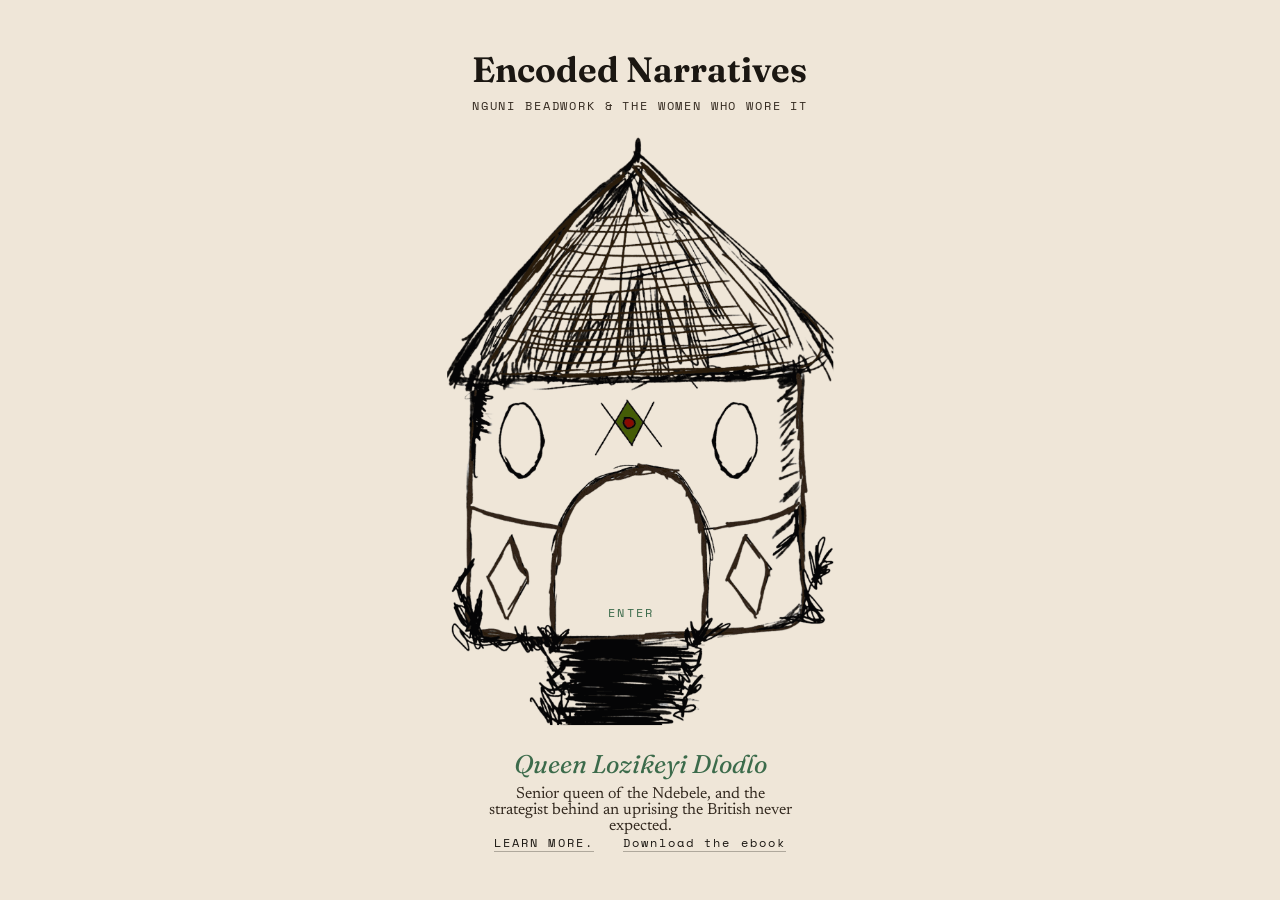
<file: index.html>
<!DOCTYPE html>
<html lang="en">
<head>
<meta charset="UTF-8">
<meta name="viewport" content="width=device-width, initial-scale=1">
<title>Encoded Narratives</title>
<link rel="preconnect" href="https://fonts.googleapis.com"><link rel="preconnect" href="https://fonts.gstatic.com" crossorigin><link href="https://fonts.googleapis.com/css2?family=Fraunces:ital,opsz,wght@0,9..144,560;0,9..144,680;1,9..144,460&family=Newsreader:ital,wght@0,400;0,500;1,400&family=Space+Mono:wght@400;700&display=swap" rel="stylesheet">
<link rel="stylesheet" href="css/style.css">
</head>
<body class="hut-page" id="hutPage">
  <header>
    <div class="mark">Encoded Narratives</div>
    <div class="sub">NGUNI BEADWORK &amp; THE WOMEN WHO WORE IT</div>
  </header>

  <div class="hut-stage" id="hutStage">
    <div class="hut">
      <div class="hut-art" id="hutArt">
        <img src="art/home-hut.png" alt="A hand-drawn thatched hut with a round arched doorway" draggable="false">
        <!-- invisible click area laid over the drawn doorway -->
        <div class="door" id="door" role="button" tabindex="0" aria-label="Enter Queen Lozikeyi Dlodlo’s story"><span>ENTER</span></div>
      </div>
    </div>
  </div>

  <div class="hut-caption">
    <div class="name">Queen Lozikeyi Dlodlo</div>
    <div class="blurb">Senior queen of the Ndebele, and the strategist behind an uprising the British never expected.</div>
  </div>

  <div class="hut-foot"><a href="learn-more.html">LEARN MORE.</a><a data-ebook hidden></a></div>
  <div class="door-overlay"></div>

  <script src="js/story-data.js"></script>
  <script src="js/ebook.js"></script>
  <script>
    (function(){
      var page=document.getElementById('hutPage'), door=document.getElementById('door'), going=false;
      function enter(){ if(going) return; going=true; page.classList.add('is-entering'); setTimeout(function(){ location.href='story.html'; },650); }
      door.addEventListener('click',enter);
      door.addEventListener('keydown',function(e){ if(e.key==='Enter'||e.key===' '){ e.preventDefault(); enter(); } });
    })();
  </script>
</body>
</html>
</file>
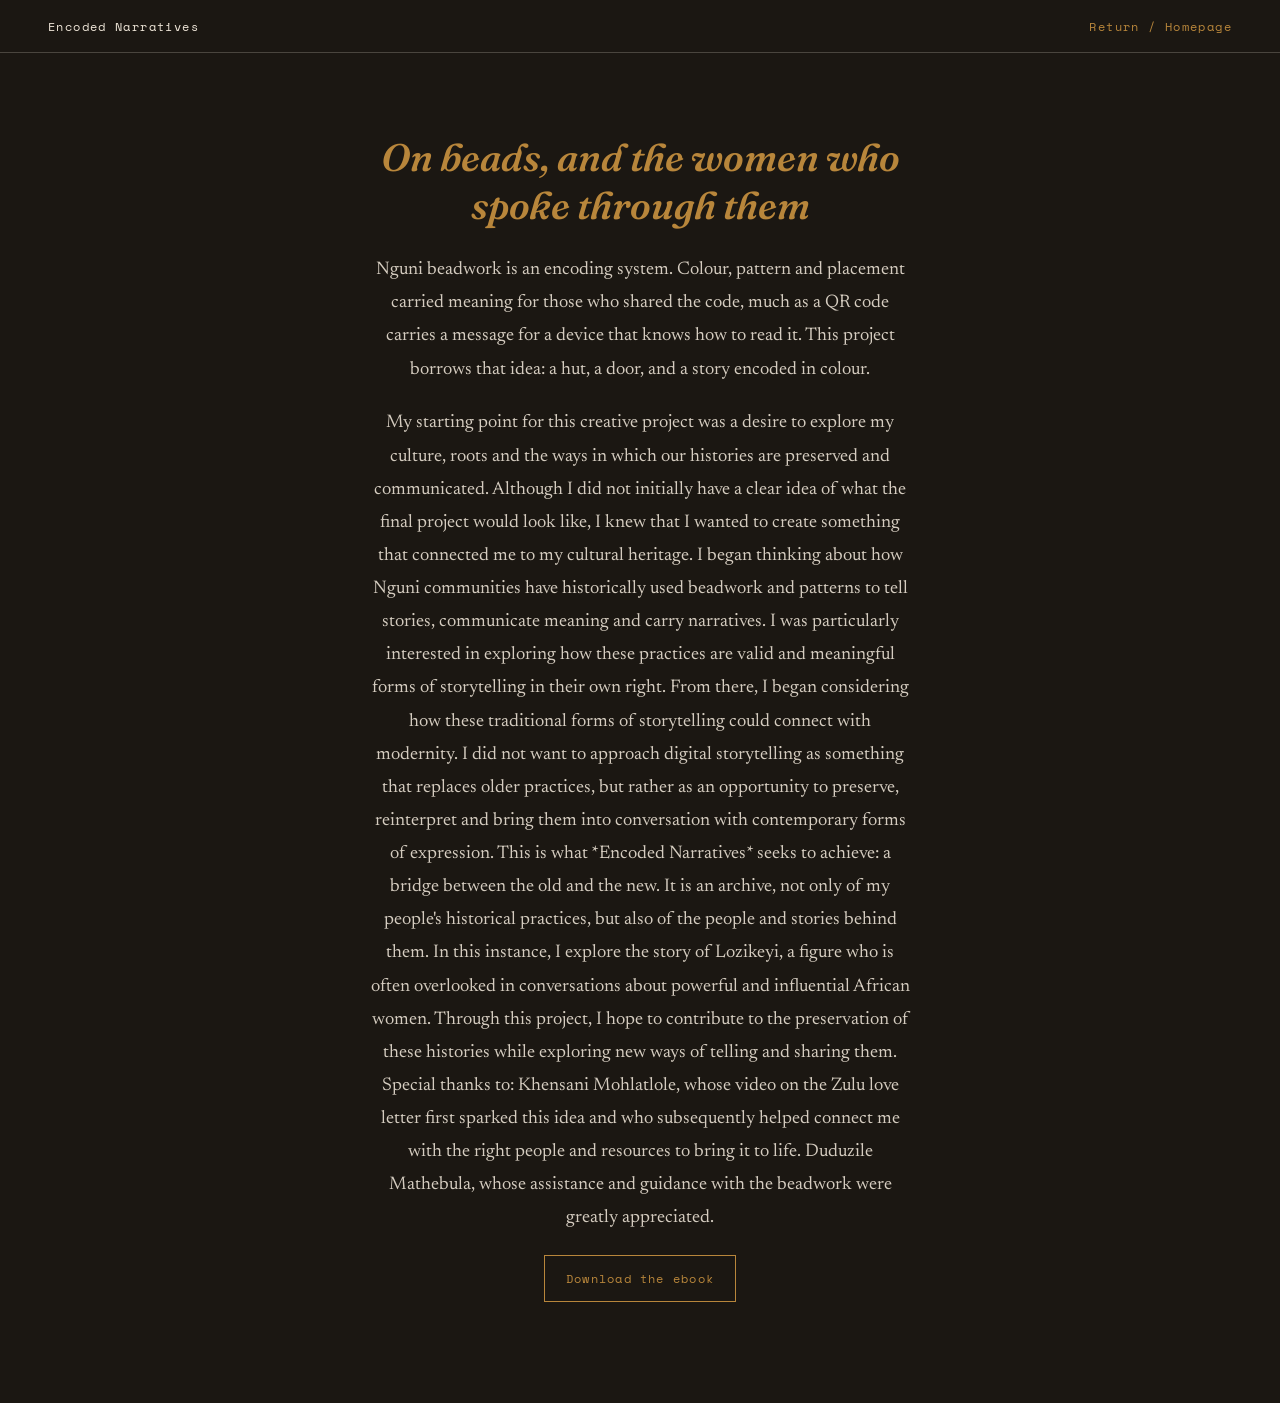
<file: learn-more.html>
<!DOCTYPE html>
<html lang="en">
<head>
<meta charset="UTF-8">
<meta name="viewport" content="width=device-width, initial-scale=1">
<title>Learn more · Encoded Narratives</title>
<link rel="preconnect" href="https://fonts.googleapis.com"><link rel="preconnect" href="https://fonts.gstatic.com" crossorigin><link href="https://fonts.googleapis.com/css2?family=Fraunces:ital,opsz,wght@0,9..144,560;0,9..144,680;1,9..144,460&family=Newsreader:ital,wght@0,400;0,500;1,400&family=Space+Mono:wght@400;700&display=swap" rel="stylesheet">
<link rel="stylesheet" href="css/style.css">
</head>
<body class="learn-page">
  <div class="learn-top"><a href="index.html">Encoded Narratives</a><a href="index.html">Return / Homepage</a></div>
  <div class="learn-body">
    <div class="learn-inner">
      <h1>On beads, and the women who spoke through them</h1>
      <p>Nguni beadwork is an encoding system. Colour, pattern and placement carried meaning for those who shared the code, much as a QR code carries a message for a device that knows how to read it. This project borrows that idea: a hut, a door, and a story encoded in colour.</p>
      <p>My starting point for this creative project was a desire to explore my culture, roots and the ways in which our histories are preserved and communicated. Although I did not initially have a clear idea of what the final project would look like, I knew that I wanted to create something that connected me to my cultural heritage.

I began thinking about how Nguni communities have historically used beadwork and patterns to tell stories, communicate meaning and carry narratives. I was particularly interested in exploring how these practices are valid and meaningful forms of storytelling in their own right. From there, I began considering how these traditional forms of storytelling could connect with modernity. I did not want to approach digital storytelling as something that replaces older practices, but rather as an opportunity to preserve, reinterpret and bring them into conversation with contemporary forms of expression.

This is what *Encoded Narratives* seeks to achieve: a bridge between the old and the new. It is an archive, not only of my people's historical practices, but also of the people and stories behind them. In this instance, I explore the story of Lozikeyi, a figure who is often overlooked in conversations about powerful and influential African women. Through this project, I hope to contribute to the preservation of these histories while exploring new ways of telling and sharing them.

Special thanks to:

Khensani Mohlatlole, whose video on the Zulu love letter first sparked this idea and who subsequently helped connect me with the right people and resources to bring it to life.

Duduzile Mathebula, whose assistance and guidance with the beadwork were greatly appreciated.</p>
      <p><a class="ebook-btn" data-ebook hidden></a></p>
      <p></p>
    </div>
  </div>
  <script src="js/story-data.js"></script>
  <script src="js/ebook.js"></script>
</body>
</html>
</file>
<file: css/style.css>
/* ==========================================================================
   ENCODED NARRATIVES
   ========================================================================== */
:root{
  --ink:#1b1712; --ink-soft:#33291f; --parchment:#efe6d8; --brass:#b8863b;
  --accent:#3c6b4b; --accent-lit:#7fb592;
  --font-display:'Fraunces',ui-serif,Georgia,serif;
  --font-body:'Newsreader',ui-serif,Georgia,serif;
  --font-mono:'Space Mono',ui-monospace,monospace;
  --ease:cubic-bezier(.65,0,.35,1);
  --ui:#efe6d8; --ui-dim:rgba(239,230,216,.62); --ui-line:rgba(239,230,216,.22);
}
*,*::before,*::after{box-sizing:border-box}
html{scroll-behavior:auto}
body{margin:0;background:var(--ink);color:var(--parchment);font-family:var(--font-body);-webkit-font-smoothing:antialiased}
a{color:inherit;text-decoration:none}
button{font:inherit;color:inherit;background:none;border:0;cursor:pointer;padding:0}
:focus-visible{outline:2px solid var(--accent-lit);outline-offset:3px}
@media (prefers-reduced-motion:reduce){
  *,*::before,*::after{animation-duration:.01ms!important;animation-iteration-count:1!important;transition-duration:.01ms!important}
}

/* ==========================================================================
   HOMEPAGE: the hut and its door
   ========================================================================== */
.hut-page{min-height:100dvh;display:flex;flex-direction:column;align-items:center;justify-content:space-between;
  padding:clamp(1.5rem,4vw,3rem);background:#efe6d8;color:var(--ink);overflow:hidden;position:relative}
.hut-page .mark{font-family:var(--font-display);font-weight:650;font-size:clamp(1.5rem,3.2vw,2.2rem);text-align:center}
.hut-page .sub{font-family:var(--font-mono);font-size:.72rem;letter-spacing:.16em;text-align:center;margin-top:.4rem;color:var(--ink-soft)}
.hut-stage{flex:1;width:100%;display:grid;place-items:center}
.hut{--hut-h:min(clamp(400px,calc(100dvh - 19rem),720px),calc((100vw - 3rem) / 0.6606));position:relative;height:var(--hut-h);width:calc(var(--hut-h) * 0.6606)}
.hut-art{position:absolute;inset:0;transform-origin:47.79% 70.03%}
.hut-art img{display:block;width:100%;height:100%;user-select:none;pointer-events:none}
/* the door: an invisible hotspot over the drawn doorway (positions are % of the drawing) */
.door{position:absolute;left:28.16%;top:55.74%;width:39.28%;height:28.57%;
  border-radius:50% 50% 0 0 / 30% 30% 0 0;cursor:pointer;display:flex;align-items:flex-end;justify-content:center;padding-bottom:.9rem;
  transition:background .35s var(--ease),box-shadow .35s var(--ease)}
.door:hover,.door:focus-visible{background:rgba(60,107,75,.16);box-shadow:inset 0 0 0 2px var(--accent)}
.door span{font-family:var(--font-mono);font-size:.72rem;letter-spacing:.2em;color:var(--accent)}
.hut-caption{text-align:center;min-height:4.2rem}
.hut-caption .name{font-family:var(--font-display);font-style:italic;font-size:clamp(1.2rem,2.6vw,1.6rem);color:var(--accent)}
.hut-caption .blurb{margin:.35rem auto 0;max-width:34ch;color:var(--ink-soft)}
.hut-foot a{font-family:var(--font-mono);font-size:.72rem;letter-spacing:.18em;border-bottom:1px solid rgba(27,23,18,.3)}
.door-overlay{position:fixed;inset:0;background:var(--accent);opacity:0;pointer-events:none;z-index:50;transition:opacity .55s var(--ease)}
.hut-page.is-entering .door-overlay{opacity:1;pointer-events:all}
.hut-art{transition:transform .65s var(--ease)}
.hut-page.is-entering .hut-art{transform:scale(7)}
.hut-page.is-entering .hut-stage{opacity:0;transition:opacity .35s var(--ease) .3s}
.hut-page.is-entering header,.hut-page.is-entering .hut-caption,.hut-page.is-entering .hut-foot{opacity:0;transition:opacity .3s}

/* ==========================================================================
   STORY STAGE
   ========================================================================== */
.story-page{background:var(--ink)}
.story-page.intro-open{overflow:hidden}
.story-page.has-cursor,.story-page.has-cursor button,.story-page.has-cursor a{cursor:none}
#stage{position:fixed;inset:0;overflow:hidden;touch-action:pan-y;cursor:grab}
.dragging #stage{cursor:grabbing}
#spacer{width:1px;pointer-events:none}

.scene{position:absolute;inset:0;pointer-events:none;visibility:hidden;color:var(--txt)}
.scene[data-tone=dark]{--txt:#efe6d8}
.scene[data-tone=light]{--txt:#1b1712}
.scene .mood-bg{position:absolute;inset:0;background:var(--mood)}
.layer{position:absolute;inset:0}
img[hidden]{display:none!important}
.layer img{width:100%;height:100%;object-fit:cover;display:block}
.chwash{position:absolute;inset:0;background:var(--mood)}
.piece{position:absolute;opacity:0;will-change:transform,opacity}
.piece img{width:100%;height:auto;display:block;max-width:none}
.piece.float .inner{animation:drift 6s ease-in-out infinite alternate}
@keyframes drift{to{transform:translateY(-14px) rotate(2deg)}}

/* placeholders: shown only where a drawing hasn't been added yet */
.ph{font-family:var(--font-mono);font-size:.68rem;line-height:1.5;letter-spacing:.06em;text-align:center;padding:.8rem;
  border:1.5px dashed currentColor;opacity:.5;display:grid;place-items:center;color:var(--txt)}
.ph .fname{display:block;margin-top:.55rem;font-weight:700;letter-spacing:.02em;word-break:break-all}
.layer .ph{position:absolute;left:46%;top:14%;width:48%;height:40%}
.layer.fg .ph{left:4%;top:60%;width:30%;height:20%}
.piece .ph{aspect-ratio:4/5;width:100%}

.scrim{position:absolute;inset:0;background:linear-gradient(to top,color-mix(in srgb,var(--mood) 92%,transparent) 0%,color-mix(in srgb,var(--mood) 70%,transparent) 28%,transparent 62%)}
.scene[data-art=C] .scrim{display:none}
.tint{position:absolute;inset:0;background:#000;opacity:0}
.flash{position:absolute;inset:0;background:#fff;opacity:0}
.rings{position:absolute;inset:0}
.rings i{position:absolute;left:50%;top:60%;width:40vmin;height:40vmin;margin:-20vmin 0 0 -20vmin;border:2px solid var(--accent-lit);border-radius:50%;opacity:0}

.caption{position:absolute;left:clamp(1.25rem,7vw,6rem);bottom:clamp(4.5rem,13vh,8rem);width:min(36rem,86vw)}
.cap-brk{font-family:var(--font-mono);font-size:.8rem;letter-spacing:.35em;color:var(--accent-lit);margin-bottom:1.1rem}
.cap-eyebrow{font-family:var(--font-mono);font-size:.7rem;letter-spacing:.14em;opacity:.7;margin-bottom:.7rem}
.caption h2{font-family:var(--font-display);font-weight:680;font-size:clamp(1.7rem,4vw,3rem);line-height:1.05;margin:0 0 1rem}
.cap-text p{margin:0 0 .8em;font-size:clamp(1rem,1.45vw,1.18rem);line-height:1.62}
.cap-text .sent{transition:opacity .2s}
.counter{margin-top:1rem;font-family:var(--font-display);font-weight:680;font-size:clamp(2rem,5vw,3.4rem);line-height:1}
.counter small{display:block;font-family:var(--font-mono);font-weight:400;font-size:.7rem;letter-spacing:.12em;margin-top:.4rem;opacity:.7}
.listen-cc-off .caption{opacity:0!important}

.route{position:absolute;inset:0;width:100%;height:100%}
.route path{fill:none;stroke:var(--accent);stroke-width:4;stroke-linecap:round;stroke-linejoin:round;stroke-dasharray:1;stroke-dashoffset:1}
.route-dot{position:absolute;width:.8rem;height:.8rem;margin:-.4rem;border-radius:50%;background:var(--accent);opacity:0;transition:opacity .3s}
.route-dot span{position:absolute;left:1.1rem;top:-.1rem;white-space:nowrap;font-family:var(--font-mono);font-size:.72rem;letter-spacing:.08em;color:var(--txt)}
.route-dot.on{opacity:1}

/* chrome: top bar, marker, bottom bar */
.topbar,.bottombar{position:fixed;left:0;right:0;z-index:20;display:flex;align-items:center;gap:1.4rem;padding:1rem clamp(1rem,3vw,2rem);color:var(--ui);font-family:var(--font-mono);font-size:.72rem;letter-spacing:.1em;transition:color .5s}
.topbar{top:0}.bottombar{bottom:0}
.tb-right{margin-left:auto}
.topbar button,.topbar a,.bottombar button{padding:.35rem 0;border-bottom:1px solid transparent}
.topbar button:hover,.topbar a:hover,.bottombar button:hover{border-color:var(--ui)}
.topbar [aria-pressed=true]{border-color:var(--ui)}
.seg{display:flex;gap:1rem}
#narrNote{opacity:.75;margin:0 auto 0 0}
#sceneCount{margin-left:auto;opacity:.6}
body[data-tone=dark]{--ui:#efe6d8}
body[data-tone=light]{--ui:#1b1712}

#marker{position:fixed;right:clamp(1rem,2.4vw,2rem);top:50%;transform:translateY(-50%);z-index:20;display:flex;flex-direction:column;align-items:flex-end;gap:.8rem;color:var(--ui);transition:color .5s;pointer-events:none}
#mLabel{font-family:var(--font-mono);font-size:.72rem;letter-spacing:.1em;text-align:right;max-width:11rem}
#mTrack{position:relative;width:2px;height:38vh;background:color-mix(in srgb,var(--ui) 25%,transparent)}
#mFill{position:absolute;left:0;top:0;width:2px;height:0;background:var(--ui)}
#mBead{position:absolute;left:50%;top:0;width:.75rem;height:.75rem;margin:-.375rem 0 0 -.375rem;border-radius:50%;background:var(--accent-lit);border:2px solid var(--ui)}
#mTrack b{position:absolute;left:-4px;width:10px;height:2px;background:var(--ui)}

/* chapters overlay */
.overlay{position:fixed;inset:0;z-index:40;background:rgba(27,23,18,.96);color:var(--parchment);display:grid;place-items:center;padding:2rem;overflow:auto}
.overlay[hidden]{display:none}
.ch-list{display:grid;gap:1.2rem;width:min(40rem,100%)}
.ch-item{text-align:left;padding:1.2rem 1.4rem;border:1px solid var(--ui-line);border-left:4px solid var(--accent-lit);transition:background .3s}
.ch-item:hover{background:rgba(239,230,216,.07)}
.ch-item .n{font-family:var(--font-mono);font-size:.7rem;letter-spacing:.14em;opacity:.7}
.ch-item .t{font-family:var(--font-display);font-size:1.5rem;font-weight:650;margin:.2rem 0}
.ch-item .p{font-family:var(--font-mono);font-size:.72rem;opacity:.7}
.ch-item .b{margin-top:.5rem;color:var(--ui-dim)}
.overlay .close{position:absolute;top:1.2rem;right:1.6rem;font-family:var(--font-mono);font-size:.78rem;letter-spacing:.1em}

/* intro gate */
.intro{position:fixed;inset:0;z-index:60;background:var(--ink);color:var(--parchment);display:grid;place-items:center;text-align:center;padding:2rem;transition:opacity .7s var(--ease)}
.intro.gone{opacity:0;pointer-events:none}
.intro h1{font-family:var(--font-display);font-weight:700;font-size:clamp(2.6rem,9vw,6rem);margin:0;line-height:1}
.intro .sub{font-family:var(--font-mono);font-size:.78rem;letter-spacing:.16em;margin:1rem 0 2.6rem;color:var(--brass)}
.choices{display:grid;grid-template-columns:repeat(2,minmax(0,16rem));gap:1.2rem;justify-content:center}
.choice{text-align:left;padding:1.3rem;border:1px solid var(--ui-line);transition:background .3s,border-color .3s}
.choice:hover{background:rgba(239,230,216,.08);border-color:var(--accent-lit)}
.choice b{display:block;font-family:var(--font-display);font-size:1.5rem;margin-bottom:.4rem}
.choice span{color:var(--ui-dim);font-size:.98rem;line-height:1.5}
.intro .hint{margin-top:2rem;font-family:var(--font-mono);font-size:.72rem;letter-spacing:.1em;opacity:.6}
@media (max-width:640px){.choices{grid-template-columns:1fr}.topbar{gap:.8rem;flex-wrap:wrap}#marker{display:none}}

/* cursor: a ring with a short trail of beads */
.cursor-ring,.cursor-bead{position:fixed;left:0;top:0;pointer-events:none;z-index:70;border-radius:50%}
.cursor-ring{width:2.2rem;height:2.2rem;margin:-1.1rem;border:1.5px solid var(--accent-lit);box-shadow:0 0 0 1px rgba(0,0,0,.15);transition:width .25s,height .25s,margin .25s,background .25s}
.cursor-ring.hot{width:3.2rem;height:3.2rem;margin:-1.6rem;background:rgba(127,181,146,.18)}
.cursor-bead{width:.42rem;height:.42rem;margin:-.21rem;background:var(--accent-lit);opacity:calc(.8 - var(--k)*.12)}

/* ==========================================================================
   LEARN MORE
   ========================================================================== */
.learn-page{min-height:100dvh;display:flex;flex-direction:column}
.learn-top{display:flex;justify-content:space-between;padding:1.1rem clamp(1.25rem,4vw,3rem);border-bottom:1px solid var(--ui-line);font-family:var(--font-mono);font-size:.72rem;letter-spacing:.12em}
.learn-top a:last-child{color:var(--brass)}
.learn-body{flex:1;display:grid;place-items:center;padding:clamp(2rem,8vw,5rem)}
.learn-inner{max-width:60ch;text-align:center}
.learn-inner h1{font-family:var(--font-display);font-style:italic;font-weight:560;font-size:clamp(1.6rem,4vw,2.4rem);color:var(--brass);margin:0 0 1.5rem}
.learn-inner p{font-size:clamp(1rem,1.6vw,1.15rem);line-height:1.8;margin:0 0 1.3rem;color:rgba(239,230,216,.88)}

/* ebook download link */
[data-ebook][hidden]{display:none!important}
.hut-foot{display:flex;gap:1.8rem;justify-content:center}
.ebook-btn{display:inline-block;border:1px solid var(--brass);color:var(--brass)!important;padding:.7rem 1.3rem;font-family:var(--font-mono);font-size:.78rem;letter-spacing:.1em}
.ebook-btn:hover{background:rgba(184,134,59,.14)}


/* ===== pointer depth: layers drift a little as the pointer moves ===== */
#stage{--px:0;--py:0}
.layer.bg{translate:calc(var(--px) * -10px) calc(var(--py) * -6px)}
.layer.chbg{translate:calc(var(--px) * -6px) calc(var(--py) * -4px)}
.layer.fg{translate:calc(var(--px) * 26px) calc(var(--py) * 14px)}
.piece{translate:calc(var(--px) * 14px) calc(var(--py) * 8px)}

/* ===== glossary words and their card ===== */
.gl{font:inherit;color:inherit;background:none;border:0;padding:0;margin:0;letter-spacing:inherit;cursor:help;pointer-events:auto;
  border-bottom:1.5px dotted currentColor;transition:background .25s}
.gl:hover,.gl[aria-expanded=true]{background:color-mix(in srgb,var(--accent-lit) 30%,transparent)}
#glTip{position:fixed;z-index:35;max-width:17rem;padding:.85rem 1rem;background:var(--ink);color:var(--parchment);border:1px solid var(--ui-line);
  box-shadow:0 10px 30px rgba(0,0,0,.4);font-size:.97rem;line-height:1.45;pointer-events:none}
#glTip[hidden]{display:none}
#glTip b{display:block;font-family:var(--font-mono);font-size:.7rem;letter-spacing:.12em;color:var(--brass);margin-bottom:.3rem;font-weight:400}

/* ===== bead collection: top-bar string, toast, ending screen ===== */
#beadHud{display:flex;gap:.45rem;align-items:center}
.hud-bead{display:block;width:.8rem;height:.8rem;border-radius:50%;border:1.5px solid color-mix(in srgb,var(--ui) 55%,transparent);transition:background .4s,border-color .4s}
.hud-bead.on{background:var(--c);border-color:var(--ui)}
.hud-bead.pop{animation:pop .8s var(--ease)}
@keyframes pop{40%{transform:scale(2)}}
#beadToast{position:fixed;left:clamp(1rem,3vw,2rem);bottom:4.4rem;z-index:25;max-width:min(24rem,86vw);padding:.8rem 1.1rem;
  background:var(--ink);color:var(--parchment);border-left:5px solid var(--c,var(--brass));font-family:var(--font-mono);font-size:.74rem;line-height:1.5;letter-spacing:.04em;
  opacity:0;transform:translateY(10px);pointer-events:none;transition:opacity .5s var(--ease),transform .5s var(--ease)}
#beadToast.show{opacity:1;transform:none}
.ending{position:fixed;inset:0;z-index:15;display:grid;place-items:center;text-align:center;padding:2rem;background:radial-gradient(ellipse at center,rgba(27,23,18,.88) 0%,rgba(27,23,18,.6) 62%,rgba(27,23,18,.3) 100%);
  color:var(--parchment);opacity:0;visibility:hidden;pointer-events:none;overflow:auto}
.ending-eyebrow{font-family:var(--font-mono);font-size:.72rem;letter-spacing:.18em;color:var(--brass)}
.ending h2{font-family:var(--font-display);font-weight:680;font-size:clamp(2rem,6vw,3.8rem);line-height:1.05;margin:.6rem 0 1rem}
.ending p{max-width:34rem;margin:0 auto 2rem;color:var(--ui-dim);font-size:1.1rem;line-height:1.6}
.end-beads{display:flex;gap:clamp(1rem,4vw,2.6rem);justify-content:center;flex-wrap:wrap;margin-bottom:2.4rem}
.end-bead{display:grid;justify-items:center;gap:.4rem;width:7.8rem}
.end-bead i{display:block;width:3.4rem;height:3.4rem;border-radius:50%;border:2px solid rgba(239,230,216,.35);transition:background .6s,border-color .6s,box-shadow .6s}
.end-bead.on i{background:var(--c);border-color:var(--parchment);box-shadow:0 0 0 5px rgba(239,230,216,.08)}
.end-bead small{font-family:var(--font-mono);font-size:.74rem;letter-spacing:.1em}
.end-bead em{font-style:normal;font-size:.9rem;line-height:1.3;color:var(--ui-dim)}
.end-actions{display:flex;gap:.6rem 1.8rem;justify-content:center;flex-wrap:wrap;font-family:var(--font-mono);font-size:.76rem;letter-spacing:.1em}
.end-actions a,.end-actions button{padding:.5rem 0;border-bottom:1px solid rgba(239,230,216,.35)}
.end-actions a:hover,.end-actions button:hover{border-color:var(--parchment)}
</file>
